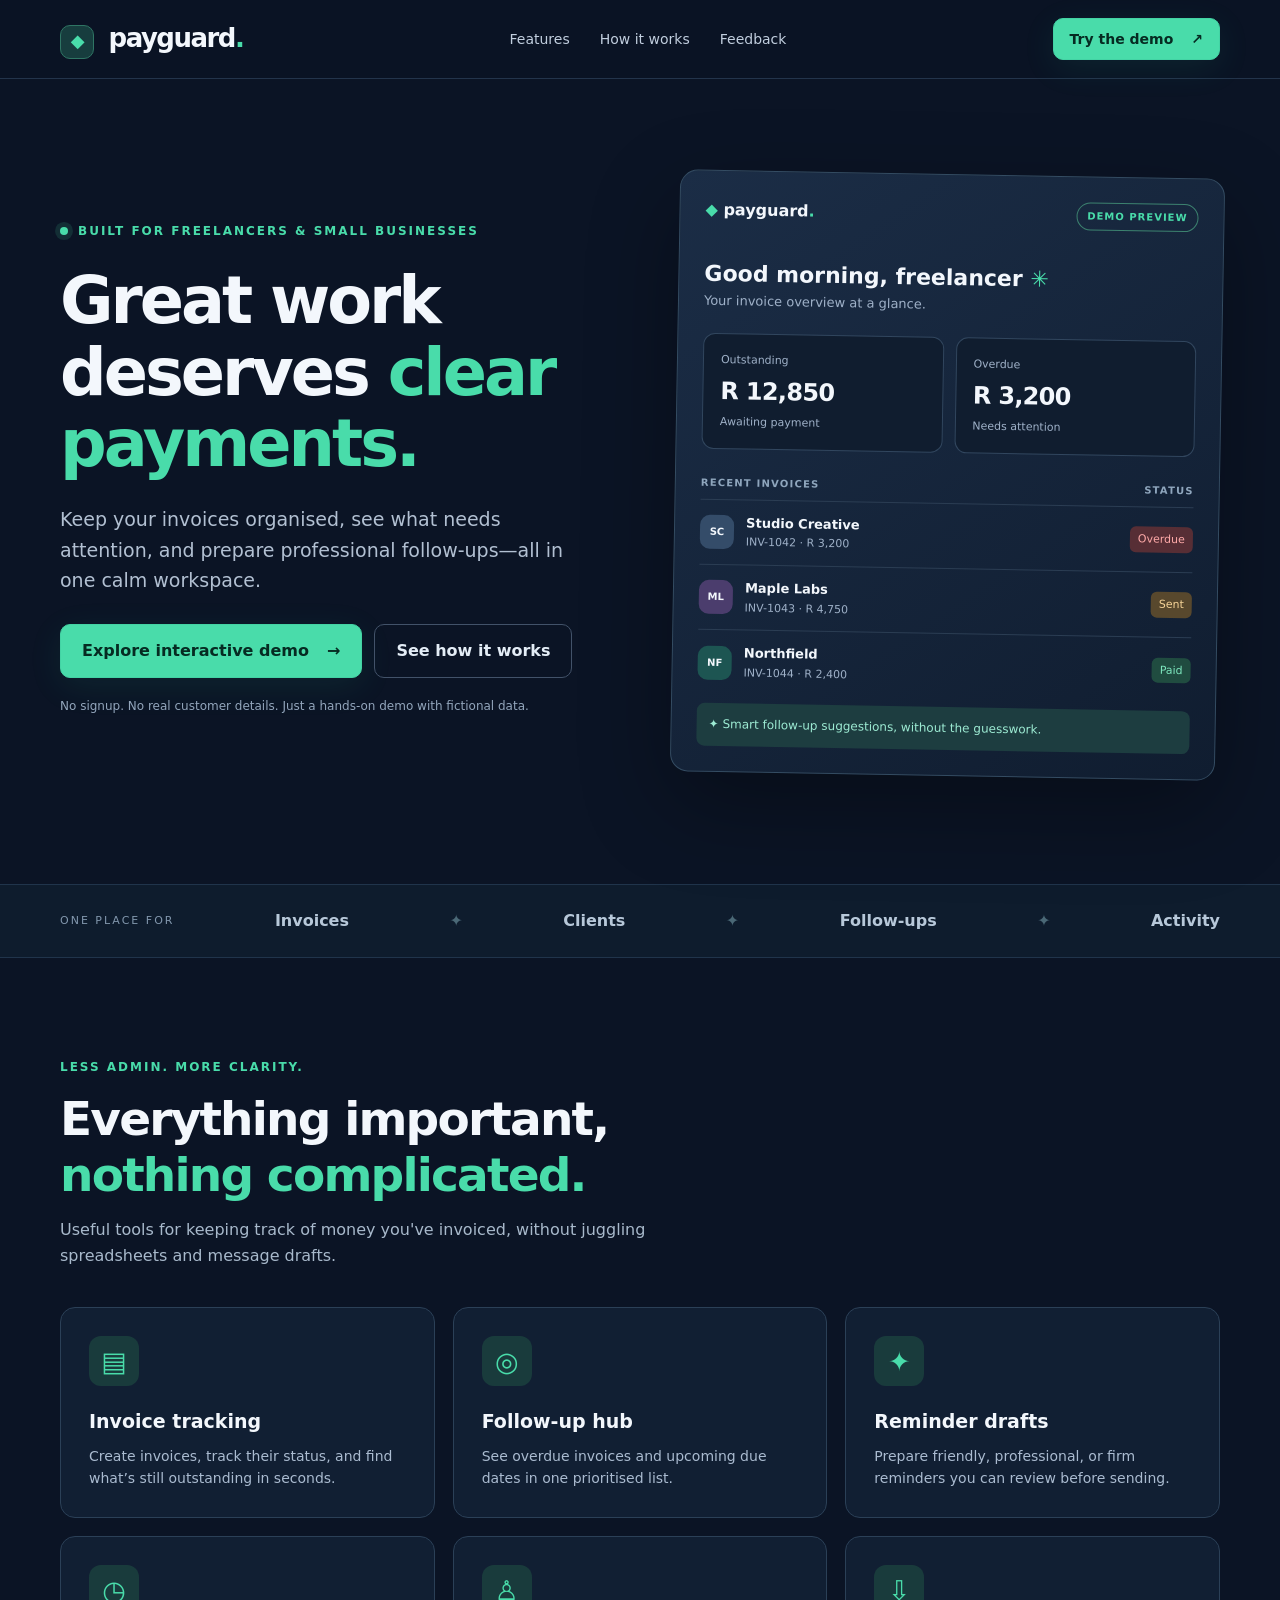
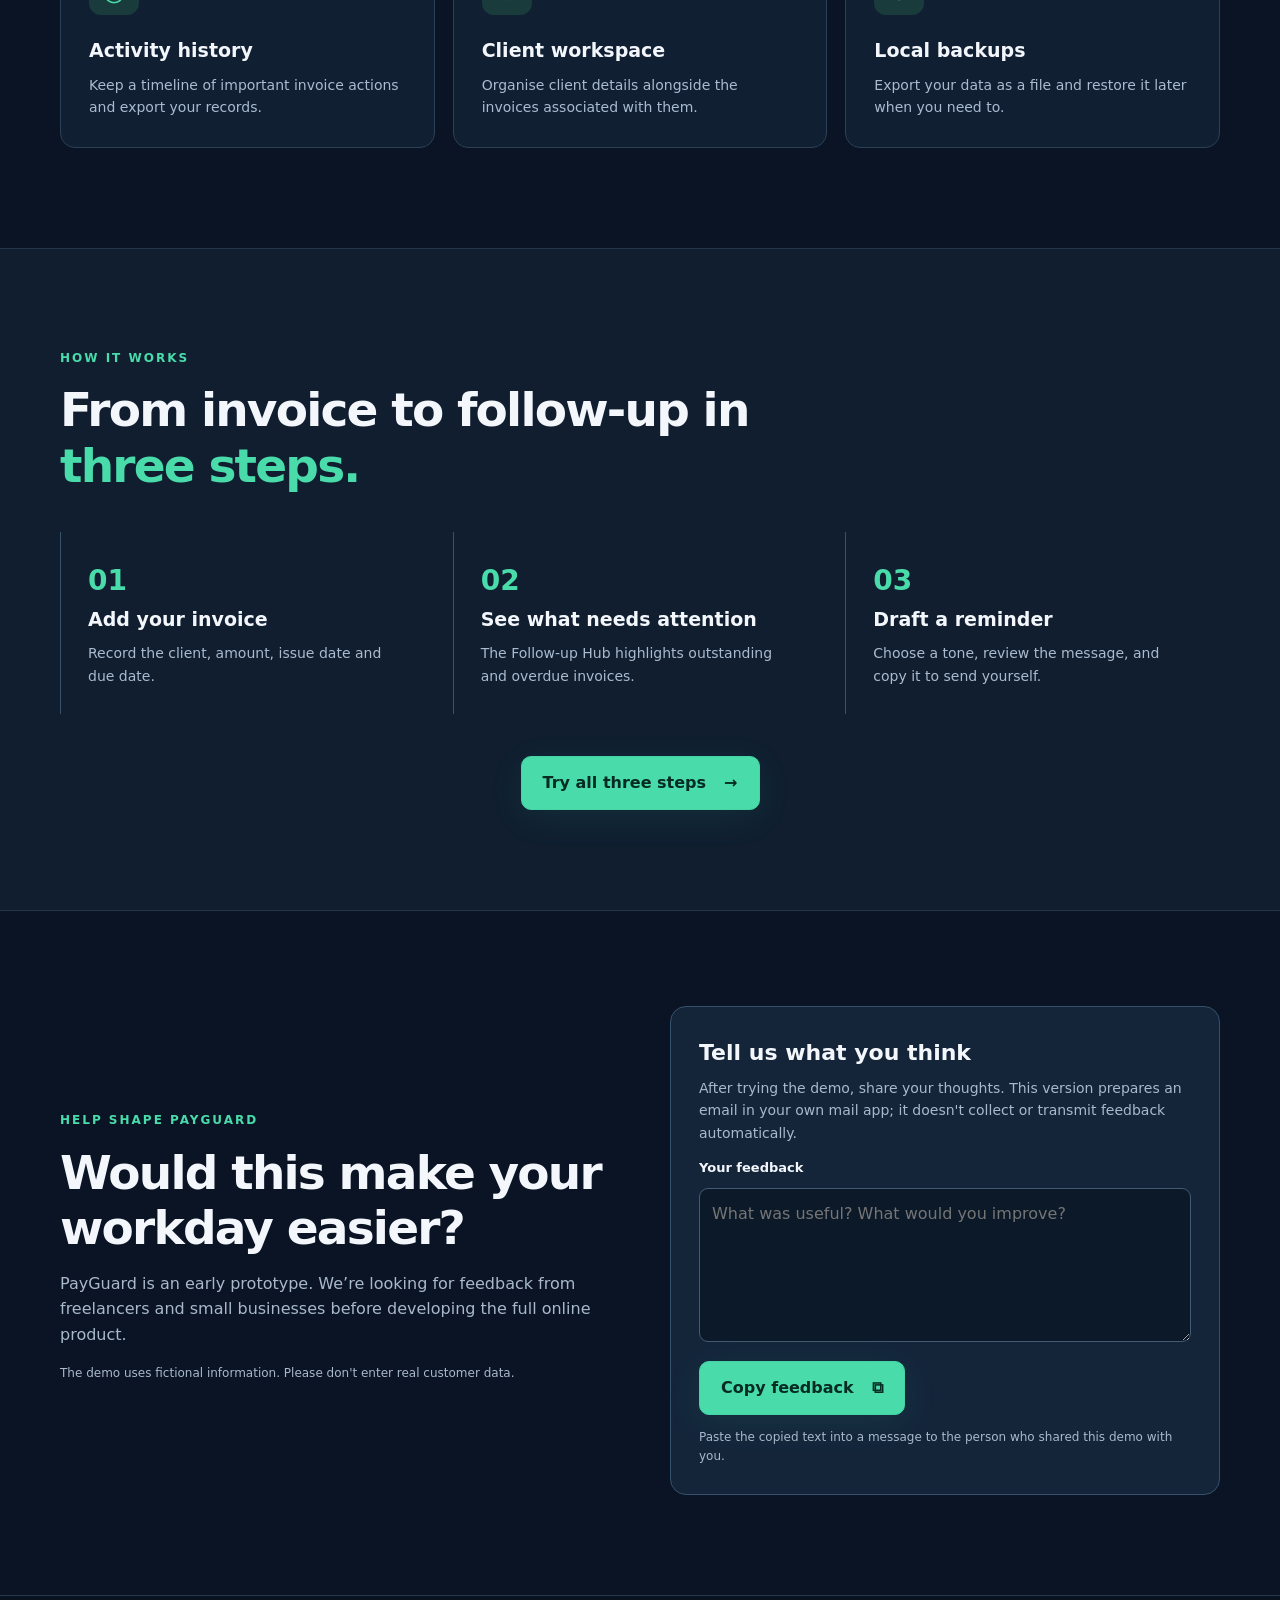
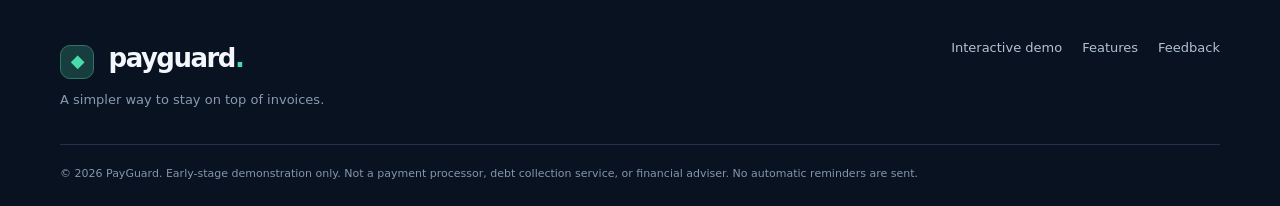
<file: index.html>
<!doctype html>
<html lang="en"><head><meta charset="utf-8"><meta name="viewport" content="width=device-width,initial-scale=1"><meta name="theme-color" content="#0b1425"><meta name="description" content="PayGuard helps freelancers organise invoices, spot overdue payments, and draft polite follow-ups. Try our free interactive demo."><title>PayGuard — Stay on top of every invoice</title><link rel="stylesheet" href="site.css"></head>
<body><a class="skip" href="#main">Skip to content</a><header class="header"><div class="wrap nav"><a class="logo" href="#top" aria-label="PayGuard home"><span class="logo-icon">◆</span> payguard<span class="dot">.</span></a><nav aria-label="Primary"><a href="#features">Features</a><a href="#how">How it works</a><a href="#feedback">Feedback</a></nav><a class="button small" href="demo/index.html">Try the demo <span aria-hidden="true">↗</span></a></div></header>
<main id="main"><section class="hero wrap" id="top"><div class="hero-copy"><div class="eyebrow"><span class="pulse"></span> BUILT FOR FREELANCERS & SMALL BUSINESSES</div><h1>Great work deserves <em>clear payments.</em></h1><p>Keep your invoices organised, see what needs attention, and prepare professional follow-ups—all in one calm workspace.</p><div class="actions"><a class="button" href="demo/index.html">Explore interactive demo <span aria-hidden="true">→</span></a><a class="button ghost" href="#how">See how it works</a></div><p class="fine">No signup. No real customer details. Just a hands-on demo with fictional data.</p></div><div class="preview" aria-label="Illustrative PayGuard dashboard preview"><div class="preview-top"><span><b class="gem">◆</b> payguard<span class="dot">.</span></span><span class="tiny-pill">DEMO PREVIEW</span></div><div class="preview-title">Good morning, freelancer <span>✳</span></div><p class="preview-sub">Your invoice overview at a glance.</p><div class="metrics"><div><small>Outstanding</small><strong>R 12,850</strong><span>Awaiting payment</span></div><div><small>Overdue</small><strong>R 3,200</strong><span>Needs attention</span></div></div><div class="list-head">RECENT INVOICES <span>STATUS</span></div><div class="invoice"><span class="circle">SC</span><span><b>Studio Creative</b><small>INV-1042 · R 3,200</small></span><span class="status overdue">Overdue</span></div><div class="invoice"><span class="circle purple">ML</span><span><b>Maple Labs</b><small>INV-1043 · R 4,750</small></span><span class="status pending">Sent</span></div><div class="invoice"><span class="circle teal">NF</span><span><b>Northfield</b><small>INV-1044 · R 2,400</small></span><span class="status paid">Paid</span></div><div class="preview-foot">✦ Smart follow-up suggestions, without the guesswork.</div></div></section>
<section class="trust"><div class="wrap trust-inner"><span>ONE PLACE FOR</span><b>Invoices</b><i>✦</i><b>Clients</b><i>✦</i><b>Follow-ups</b><i>✦</i><b>Activity</b></div></section>
<section class="section wrap" id="features"><div class="section-head"><span class="kicker">LESS ADMIN. MORE CLARITY.</span><h2>Everything important, <em>nothing complicated.</em></h2><p>Useful tools for keeping track of money you've invoiced, without juggling spreadsheets and message drafts.</p></div><div class="feature-grid"><article class="feature"><div class="feature-icon">▤</div><h3>Invoice tracking</h3><p>Create invoices, track their status, and find what’s still outstanding in seconds.</p></article><article class="feature"><div class="feature-icon">◎</div><h3>Follow-up hub</h3><p>See overdue invoices and upcoming due dates in one prioritised list.</p></article><article class="feature"><div class="feature-icon">✦</div><h3>Reminder drafts</h3><p>Prepare friendly, professional, or firm reminders you can review before sending.</p></article><article class="feature"><div class="feature-icon">◷</div><h3>Activity history</h3><p>Keep a timeline of important invoice actions and export your records.</p></article><article class="feature"><div class="feature-icon">♙</div><h3>Client workspace</h3><p>Organise client details alongside the invoices associated with them.</p></article><article class="feature"><div class="feature-icon">⇩</div><h3>Local backups</h3><p>Export your data as a file and restore it later when you need to.</p></article></div></section>
<section class="section soft" id="how"><div class="wrap"><div class="section-head"><span class="kicker">HOW IT WORKS</span><h2>From invoice to follow-up in <em>three steps.</em></h2></div><div class="steps"><article><span>01</span><h3>Add your invoice</h3><p>Record the client, amount, issue date and due date.</p></article><article><span>02</span><h3>See what needs attention</h3><p>The Follow-up Hub highlights outstanding and overdue invoices.</p></article><article><span>03</span><h3>Draft a reminder</h3><p>Choose a tone, review the message, and copy it to send yourself.</p></article></div><div class="center"><a class="button" href="demo/index.html">Try all three steps <span aria-hidden="true">→</span></a></div></div></section>
<section class="section wrap" id="feedback"><div class="feedback"><div><span class="kicker">HELP SHAPE PAYGUARD</span><h2>Would this make your workday easier?</h2><p>PayGuard is an early prototype. We’re looking for feedback from freelancers and small businesses before developing the full online product.</p><p class="fine">The demo uses fictional information. Please don't enter real customer data.</p></div><div class="feedback-box"><h3>Tell us what you think</h3><p>After trying the demo, share your thoughts. This version prepares an email in your own mail app; it doesn't collect or transmit feedback automatically.</p><label for="feedbackText">Your feedback</label><textarea id="feedbackText" rows="5" maxlength="1500" placeholder="What was useful? What would you improve?" required></textarea><button class="button" id="copyFeedback" type="button">Copy feedback <span aria-hidden="true">⧉</span></button><p class="feedback-note" id="feedbackStatus" role="status" aria-live="polite">Paste the copied text into a message to the person who shared this demo with you.</p></div></div></section>
</main><footer><div class="wrap foot"><div><a class="logo" href="#top"><span class="logo-icon">◆</span> payguard<span class="dot">.</span></a><p>A simpler way to stay on top of invoices.</p></div><div><a href="demo/index.html">Interactive demo</a><a href="#features">Features</a><a href="#feedback">Feedback</a></div></div><div class="wrap legal">© 2026 PayGuard. Early-stage demonstration only. Not a payment processor, debt collection service, or financial adviser. No automatic reminders are sent.</div></footer><script src="site.js"></script></body></html>
</file>
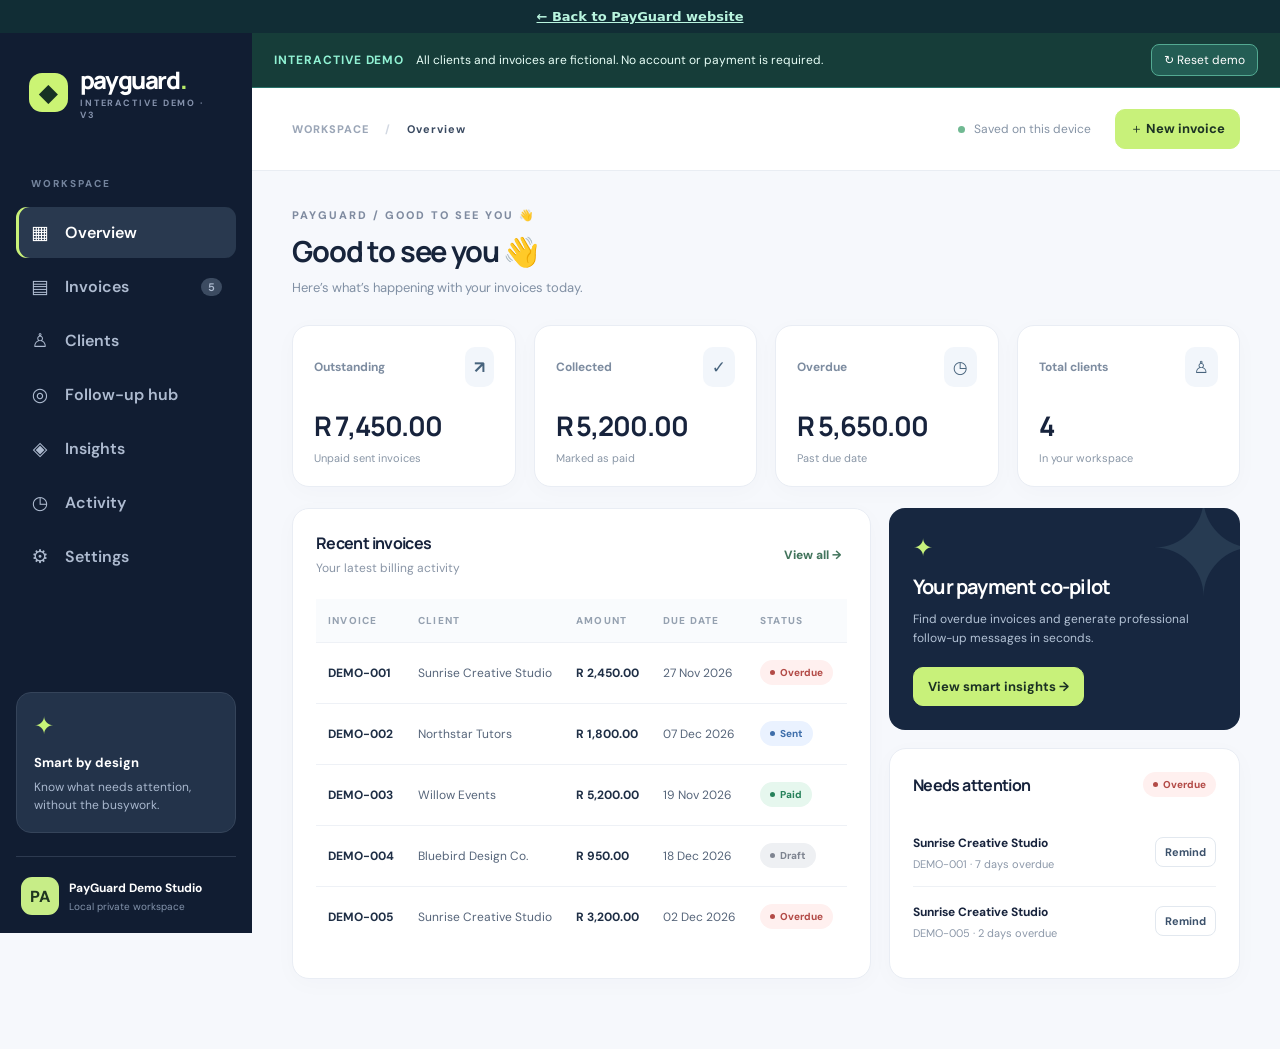
<file: demo/index.html>
<!doctype html><html lang="en"><head><meta charset="utf-8"><meta name="viewport" content="width=device-width, initial-scale=1"><meta name="theme-color" content="#101a2e"><title>PayGuard — Public interactive demo</title><link rel="stylesheet" href="styles.css"></head><body>
<div style="padding:9px 16px;background:#112d35;color:#b9f5df;text-align:center;font:13px system-ui"><a href="../index.html" style="color:inherit;font-weight:700">← Back to PayGuard website</a></div><div class="app" id="app"><aside class="sidebar" id="sidebar"><div class="brand"><div class="brandmark">◆</div><div><strong>payguard<span>.</span></strong><small>INTERACTIVE DEMO · V3</small></div></div><div class="workspace-label">WORKSPACE</div><nav aria-label="Main navigation"><button class="nav active" data-page="dashboard"><span>▦</span> Overview</button><button class="nav" data-page="invoices"><span>▤</span> Invoices <em id="invoiceNavCount">0</em></button><button class="nav" data-page="clients"><span>♙</span> Clients</button><button class="nav" data-page="followups"><span>◎</span> Follow-up hub</button><button class="nav" data-page="insights"><span>◈</span> Insights</button><button class="nav" data-page="activity"><span>◷</span> Activity</button><button class="nav" data-page="settings"><span>⚙</span> Settings</button></nav><div class="sidebar-bottom"><div class="tip"><div class="tip-icon">✦</div><b>Smart by design</b><p>Know what needs attention, without the busywork.</p></div><div class="profile"><div class="avatar" id="avatar">PG</div><div><b id="sideBusiness">My Workspace</b><small>Local private workspace</small></div></div></div></aside>
<div class="main-wrap"><div class="demo-banner"><strong>INTERACTIVE DEMO</strong><span>All clients and invoices are fictional. No account or payment is required.</span><button type="button" data-action="resetDemo">↻ Reset demo</button></div><header class="topbar"><button id="mobileMenu" class="icon-btn menu" aria-label="Open menu">☰</button><div class="breadcrumb">WORKSPACE <span>/</span> <strong id="crumb">Overview</strong></div><div class="top-actions"><span class="offline"><i></i> Saved on this device</span><button class="btn primary small" id="topCreate">＋ New invoice</button></div></header><main id="main"></main></div></div>
<div id="toast" class="toast" role="status" aria-live="polite"></div><div id="modalRoot"></div><script src="app.js"></script></body></html>
</file>
<file: site.css>
:root{color-scheme:dark;--bg:#0b1425;--panel:#14243a;--line:#283951;--text:#f3f7fc;--muted:#9fb1c8;--green:#49dcaa;--green2:#27ba88}*{box-sizing:border-box}html{scroll-behavior:smooth}body{margin:0;background:var(--bg);color:var(--text);font:16px/1.6 system-ui,-apple-system,Segoe UI,Arial,sans-serif}a{color:inherit;text-decoration:none}button,textarea{font:inherit}button{cursor:pointer}.wrap{width:min(1160px,calc(100% - 44px));margin:auto}.header{position:sticky;top:0;background:#0b1425ed;border-bottom:1px solid #23344b;z-index:5;backdrop-filter:blur(16px)}.nav{height:78px;display:flex;align-items:center;justify-content:space-between;gap:18px}.logo{font-size:26px;font-weight:850;letter-spacing:-1.5px;white-space:nowrap}.logo-icon{display:inline-grid;place-items:center;background:#173d3e;border:1px solid #2f7564;border-radius:10px;width:34px;height:34px;font-size:18px;color:var(--green);margin-right:7px}.dot{color:var(--green)}nav{display:flex;gap:30px;color:#c1cede;font-size:14px}nav a:hover,.foot a:hover{color:var(--green)}.button{border:1px solid #43d3a4;background:var(--green);color:#062b22;display:inline-flex;align-items:center;justify-content:center;gap:18px;border-radius:10px;padding:13px 21px;font-weight:750;box-shadow:0 8px 35px #2ad29b17}.button:hover{background:#73ecc2}.button.small{font-size:14px;padding:9px 16px}.button.ghost{background:transparent;border-color:#425269;color:#e4edf6;box-shadow:none}.button.ghost:hover{border-color:var(--green)}.hero{display:grid;grid-template-columns:1fr 1fr;gap:70px;align-items:center;padding:95px 0 108px}.eyebrow,.kicker{font-size:12px;font-weight:800;letter-spacing:2px;color:var(--green)}.eyebrow{display:flex;align-items:center;gap:10px}.pulse{width:8px;height:8px;border-radius:50%;background:var(--green);box-shadow:0 0 0 5px #49dcaa20}h1,h2,h3,p{margin-top:0}h1{font-size:clamp(43px,5.1vw,70px);line-height:1.1;letter-spacing:-3px;margin:24px 0}h1 em,h2 em{font-style:normal;color:var(--green)}.hero-copy>p:not(.fine){color:#b2c0d2;font-size:19px;max-width:510px}.actions{display:flex;gap:12px;flex-wrap:wrap;margin:29px 0 19px}.fine{font-size:12px;color:#93a6bc}.preview{background:linear-gradient(145deg,#1b2d46,#101d30);border:1px solid #344c62;border-radius:18px;padding:25px;box-shadow:0 32px 90px #0005;transform:rotate(1deg)}.preview-top{display:flex;justify-content:space-between;align-items:center;font-weight:800}.gem{color:var(--green)}.tiny-pill{font-size:10px;letter-spacing:1px;color:var(--green);border:1px solid #3c826f;border-radius:30px;padding:5px 10px}.preview-title{font-size:22px;font-weight:800;margin-top:32px}.preview-title span{color:var(--green)}.preview-sub{color:var(--muted);font-size:13px;margin:0 0 21px}.metrics{display:grid;grid-template-columns:1fr 1fr;gap:12px}.metrics>div{background:#101d2f;border:1px solid #31465e;border-radius:12px;padding:17px;display:grid;gap:3px}.metrics small,.metrics span{font-size:11px;color:var(--muted)}.metrics strong{font-size:24px;letter-spacing:-.7px}.list-head{display:flex;justify-content:space-between;font-size:10px;letter-spacing:1.2px;color:#8fa6bd;font-weight:800;margin:26px 0 8px}.invoice{display:flex;align-items:center;gap:12px;padding:13px 0;border-top:1px solid #2b3d53}.invoice>span:nth-child(2){display:grid;flex:1;gap:0}.invoice b{font-size:13px}.invoice small{color:var(--muted);font-size:11px}.circle{width:34px;height:34px;display:grid;place-items:center;background:#344c69;border-radius:10px;font-size:10px;font-weight:800}.circle.purple{background:#4b3d6d}.circle.teal{background:#1d5552}.status{border-radius:6px;font-size:11px;padding:4px 8px}.overdue{background:#572e35;color:#ffaaa9}.pending{background:#58482d;color:#f5d397}.paid{background:#204c40;color:#7de6bd}.preview-foot{background:#1d3d40;color:#9debd3;padding:12px;font-size:12px;border-radius:8px;margin-top:8px}.trust{border-block:1px solid #20344b;background:#0e1c2d}.trust-inner{display:flex;align-items:center;justify-content:space-between;gap:12px;padding:23px 0;color:#b7c8d9}.trust span{font-size:11px;letter-spacing:2px;color:#8297ad}.trust i{font-style:normal;color:#4a6876}.section{padding-top:95px;padding-bottom:100px}.section-head{max-width:690px;margin-bottom:39px}.section-head h2,.feedback h2{font-size:clamp(31px,4vw,47px);letter-spacing:-1.8px;line-height:1.18;margin:13px 0 15px}.section-head p,.feedback p{color:#a8b9cb}.feature-grid{display:grid;grid-template-columns:repeat(3,1fr);gap:18px}.feature{padding:28px;border:1px solid #2b4057;background:#111f33;border-radius:15px}.feature-icon{font-size:27px;color:var(--green);background:#193b3c;width:50px;height:50px;display:grid;place-items:center;border-radius:12px;margin-bottom:20px}.feature h3,.steps h3{font-size:19px;margin-bottom:8px}.feature p,.steps p{font-size:14px;color:#aabbd0;margin-bottom:0}.soft{background:#101e30;border-block:1px solid #24364b}.steps{display:grid;grid-template-columns:repeat(3,1fr);gap:18px}.steps article{padding:27px;border-left:1px solid #385369}.steps article>span{color:var(--green);font-size:28px;font-weight:850}.center{text-align:center;margin-top:42px}.feedback{display:grid;grid-template-columns:1fr 1fr;gap:60px;align-items:center}.feedback-box{padding:28px;background:#14253a;border:1px solid #35506a;border-radius:16px}.feedback-box h3{font-size:22px;margin-bottom:7px}.feedback-box p{font-size:14px}.feedback-box label{display:block;font-size:13px;font-weight:700;margin-bottom:9px}.feedback-box textarea{width:100%;resize:vertical;min-height:120px;background:#0c1929;color:white;border:1px solid #425a73;border-radius:9px;padding:12px;margin-bottom:12px}.feedback-box textarea:focus{outline:2px solid var(--green)}.feedback-note{margin:13px 0 0!important;font-size:12px!important}footer{border-top:1px solid #25384e;background:#091221;padding:42px 0 24px}.foot{display:flex;justify-content:space-between;gap:20px}.foot p{color:#879ab0;font-size:13px;margin-top:10px}.foot>div:last-child{display:flex;gap:20px;align-items:flex-start;font-size:13px;color:#b1c2d2}.legal{border-top:1px solid #20334a;padding-top:20px;margin-top:20px;font-size:11px;color:#8297ab}.skip{position:absolute;left:-9999px}.skip:focus{left:10px;top:10px;background:white;color:black;z-index:10;padding:10px}@media(max-width:900px){.hero{grid-template-columns:1fr;gap:50px;padding:65px 0}.preview{max-width:600px;transform:none}.feedback{grid-template-columns:1fr;gap:25px}.feature-grid{grid-template-columns:repeat(2,1fr)}}@media(max-width:600px){.wrap{width:min(100% - 30px,1160px)}.nav{height:70px}.nav nav{display:none}.logo{font-size:22px}.hero{padding:52px 0 65px}h1{letter-spacing:-2px}.feature-grid,.steps{grid-template-columns:1fr}.trust-inner{flex-wrap:wrap;justify-content:center}.trust span{width:100%;text-align:center}.section{padding-top:65px;padding-bottom:70px}.foot{flex-direction:column}.foot>div:last-child{flex-wrap:wrap}.preview{padding:17px}.metrics strong{font-size:20px}}
</file>
<file: demo/styles.css>
@import url('https://fonts.googleapis.com/css2?family=DM+Sans:wght@400;500;600;700&family=Manrope:wght@400;500;600;700;800&display=swap');
:root{font-family:'DM Sans',system-ui,-apple-system,Segoe UI,sans-serif;color:#17233c;background:#f6f8fc;font-synthesis:none}*{box-sizing:border-box}body{margin:0}button,input,textarea,select{font:inherit}button{cursor:pointer}button:disabled{opacity:.5;cursor:not-allowed}h1,h2,h3,h4,p{margin:0}h1,h2,h3,h4{font-family:Manrope,system-ui,sans-serif;letter-spacing:-.04em}p{line-height:1.55}.app{display:flex;min-height:100vh}.sidebar{background:#111d32;color:#d7e0f2;width:252px;flex-shrink:0;display:flex;flex-direction:column;padding:30px 16px 18px;position:sticky;top:0;height:100vh}.brand{display:flex;align-items:center;gap:12px;padding:0 13px;margin-bottom:56px}.brandmark{width:39px;height:39px;display:grid;place-items:center;border-radius:13px;background:#cbf474;color:#173224;font-size:25px}.brand strong{font:800 24px Manrope;letter-spacing:-1.4px;color:#fff}.brand strong span{color:#b8ec67}.brand small{display:block;font-size:9px;letter-spacing:1.9px;color:#8592ac;margin-top:1px;font-weight:700}.workspace-label{font-size:10px;letter-spacing:2px;color:#74849d;font-weight:800;margin:0 15px 14px}.nav{border:0;background:transparent;color:#aebbd0;width:100%;padding:13px 14px;text-align:left;display:flex;align-items:center;gap:15px;border-radius:11px;margin:3px 0;font-weight:600}.nav>span{font-size:19px;width:20px;text-align:center}.nav:hover,.nav.active{background:#29394f;color:#fff}.nav.active{box-shadow:inset 3px 0 #c9f178}.nav em{margin-left:auto;font-size:11px;background:#3c4b61;padding:2px 7px;border-radius:20px;font-style:normal}.sidebar-bottom{margin-top:auto}.tip{background:#23334a;border:1px solid #35445a;padding:17px;border-radius:15px;margin-bottom:23px}.tip-icon{color:#c7f477;font-size:24px;margin-bottom:10px}.tip b{color:#fff;font-size:13px}.tip p{color:#a9b8ce;font-size:12px;margin-top:6px}.profile{border-top:1px solid #2d3a50;padding:20px 5px 0;display:flex;gap:10px;align-items:center}.avatar{background:#c7ed87;color:#203620;border-radius:11px;width:38px;height:38px;display:grid;place-items:center;font-weight:800}.profile b,.profile small{display:block}.profile b{font-size:12px;color:#fff}.profile small{font-size:10px;color:#8494ac;margin-top:4px}.main-wrap{flex:1;min-width:0}.topbar{height:83px;display:flex;align-items:center;justify-content:space-between;background:#fff;border-bottom:1px solid #e9edf3;padding:0 40px}.breadcrumb{font-size:11px;color:#9ba6b7;font-weight:800;letter-spacing:1px}.breadcrumb span{margin:0 12px;color:#d2d8e2}.breadcrumb strong{color:#394960}.top-actions{display:flex;align-items:center;gap:24px}.offline{font-size:12px;color:#8593a5}.offline i{display:inline-block;width:7px;height:7px;border-radius:50%;background:#70b992;margin-right:6px}.btn{border:1px solid #dbe2eb;border-radius:10px;padding:12px 17px;background:#fff;color:#26334a;font-weight:700;display:inline-flex;align-items:center;justify-content:center;gap:8px;font-size:13px}.btn:hover{filter:brightness(.97)}.btn.primary{background:#c8f17a;border-color:#c8f17a;color:#1c3224}.btn.dark{background:#17263e;border-color:#17263e;color:#fff}.btn.danger{color:#a9333b;border-color:#f0cdd0}.btn.small{padding:10px 14px}.btn.ghost{border:0;background:transparent}.icon-btn{border:0;background:#edf2f7;border-radius:9px;padding:10px}.menu{display:none}main{max-width:1480px;padding:37px 40px 70px;margin:auto}.eyebrow{font-size:11px;color:#7f8ba0;letter-spacing:2px;font-weight:800;margin-bottom:9px}.pagehead{display:flex;align-items:flex-end;justify-content:space-between;gap:16px;margin-bottom:27px}.pagehead h1{font-size:29px;color:#17243b}.muted{color:#8491a4}.pagehead p{font-size:13px;color:#8190a4;margin-top:7px}.grid{display:grid;gap:18px}.metrics{grid-template-columns:repeat(4,minmax(0,1fr));margin-bottom:21px}.card{background:#fff;border:1px solid #e9edf4;border-radius:17px;box-shadow:0 5px 23px rgba(23,39,69,.025)}.metric{padding:21px}.metric .top{display:flex;align-items:center;justify-content:space-between;color:#7d8ca0;font-size:12px;font-weight:700}.metric .glyph{border-radius:10px;padding:9px;background:#f2f6fb;color:#48647d;font-size:17px}.metric h2{font-size:27px;margin:20px 0 7px}.metric .foot{font-size:11px;color:#8a97a7}.metric .foot strong{color:#1c8c62}.split{grid-template-columns:minmax(0,1.65fr) minmax(280px,1fr)}.panel{padding:23px}.panel-head{display:flex;align-items:center;justify-content:space-between;gap:12px;margin-bottom:21px}.panel h3{font-size:16px}.panel .subtitle{color:#8995a6;font-size:12px;margin-top:5px}.text-link{border:0;background:transparent;color:#42745c;font-size:12px;font-weight:800}.table-wrap{overflow-x:auto}table{border-collapse:collapse;width:100%;text-align:left}th{font-size:10px;letter-spacing:1.2px;color:#95a1b0;font-weight:800;background:#f9fbfd}td,th{padding:15px 12px;border-bottom:1px solid #eef1f6;white-space:nowrap}td{font-size:12px;color:#56657a}td strong{color:#1e2e45}tbody tr:last-child td{border-bottom:0}tbody tr:hover{background:#fbfcff}.pill{display:inline-flex;align-items:center;gap:5px;border-radius:20px;padding:6px 10px;font-size:10px;font-weight:800}.pill.paid{color:#26815a;background:#e6f7ee}.pill.sent{color:#3e6eaa;background:#eaf2ff}.pill.overdue{color:#b34b47;background:#fff0ef}.pill.draft{color:#7e8490;background:#eef0f3}.pill:before{content:'';width:5px;height:5px;background:currentColor;border-radius:50%}.action-card{background:#172740;color:#fff;border-radius:16px;padding:24px;margin-bottom:18px;position:relative;overflow:hidden}.action-card:after{content:'✦';position:absolute;font-size:130px;right:-18px;top:-42px;color:#273b52}.action-card>*{position:relative;z-index:1}.action-card .star{color:#c7f27c;font-size:24px}.action-card h3{margin:10px 0;font-size:20px}.action-card p{font-size:12px;color:#b3c2d5;max-width:280px}.action-card .btn{margin-top:20px}.attention-item{padding:13px 0;border-bottom:1px solid #eef1f5;display:flex;justify-content:space-between;align-items:center;gap:12px}.attention-item:last-child{border:0}.attention-item b{font-size:12px}.attention-item p{font-size:11px;color:#8c98a9;margin-top:4px}.empty{text-align:center;padding:35px 18px;color:#8b98aa;font-size:13px}.empty .symbol{font-size:32px;margin-bottom:10px}.toolbar{display:flex;gap:10px;flex-wrap:wrap;margin-bottom:19px}.field{border:1px solid #e0e6ef;border-radius:10px;padding:12px 13px;background:#fff;color:#26364d;outline:none;min-width:0}.field:focus{border-color:#8cb68a;box-shadow:0 0 0 3px #b3e29d33}.toolbar .field[type=search]{flex:1;min-width:190px}.toolbar select{min-width:145px}.table-card{padding:0;overflow:hidden}.table-card th:first-child,.table-card td:first-child{padding-left:22px}.table-card th:last-child,.table-card td:last-child{padding-right:22px}.row-actions{display:flex;gap:5px}.mini{padding:7px 9px;font-size:11px;border:1px solid #e2e8ef;background:#fff;border-radius:8px;color:#3b516b;font-weight:700}.mini:hover{background:#edf3f8}.client-grid{grid-template-columns:repeat(3,minmax(0,1fr))}.client-card{padding:22px}.client-badge{width:42px;height:42px;background:#eaf4e2;border-radius:13px;color:#557e40;display:grid;place-items:center;font-weight:800;margin-bottom:18px}.client-card h3{font-size:16px;margin-bottom:6px}.client-card p{font-size:12px;color:#8996a7;word-break:break-word}.client-card .client-bottom{margin-top:20px;padding-top:16px;border-top:1px solid #eef1f6;display:flex;justify-content:space-between;align-items:center}.client-card .client-bottom strong{font-size:12px}.insight-grid{grid-template-columns:repeat(2,minmax(0,1fr))}.barline{margin:15px 0}.barline .labels{display:flex;justify-content:space-between;font-size:12px;margin-bottom:9px}.track{height:9px;background:#edf2f6;border-radius:30px;overflow:hidden}.fill{height:100%;background:#c1e981;border-radius:30px}.fill.blue{background:#86a9d7}.fill.red{background:#e8a29a}.recommendation{display:flex;gap:14px;padding:15px 0;border-bottom:1px solid #edf1f6}.recommendation:last-child{border:0}.recommendation .recicon{background:#eaf4e1;color:#547a39;padding:10px;border-radius:11px;height:fit-content}.recommendation b{font-size:13px}.recommendation p{font-size:12px;color:#8795a5;margin-top:5px}.form-grid{display:grid;grid-template-columns:1fr 1fr;gap:17px}.form-group{display:flex;flex-direction:column;gap:7px}.form-group label{font-size:12px;font-weight:800;color:#485a70}.form-group .field{width:100%}.form-group.full{grid-column:1/-1}.form-group textarea{min-height:90px;resize:vertical}.hint{font-size:11px;color:#92a0af}.settings-section{max-width:760px;margin-bottom:20px}.settings-section .panel-head{margin-bottom:22px}.settings-buttons{display:flex;gap:10px;flex-wrap:wrap;margin-top:22px}.modal-backdrop{position:fixed;inset:0;background:#101b2bb8;display:flex;align-items:center;justify-content:center;z-index:20;padding:16px}.modal{background:#fff;border-radius:19px;width:min(670px,100%);max-height:92vh;overflow-y:auto;box-shadow:0 25px 90px #0d182b44}.modal-header{display:flex;justify-content:space-between;align-items:center;padding:24px 27px;border-bottom:1px solid #edf0f5}.modal-header h2{font-size:21px}.modal-body{padding:25px 27px}.modal-footer{padding:20px 27px;border-top:1px solid #edf0f5;display:flex;justify-content:flex-end;gap:10px;flex-wrap:wrap}.close{border:0;background:#f1f4f8;border-radius:8px;width:32px;height:32px;font-size:20px}.toast{position:fixed;right:24px;bottom:24px;background:#172840;color:#fff;padding:14px 20px;border-radius:12px;box-shadow:0 12px 40px #14233940;z-index:40;font-size:13px;opacity:0;pointer-events:none;transform:translateY(10px);transition:.2s}.toast.show{opacity:1;transform:translateY(0)}.invoice-preview{border:1px solid #e4e9f0;border-radius:13px;padding:25px;background:#fff}.invoice-preview .preview-head{display:flex;justify-content:space-between;align-items:flex-start;gap:12px}.invoice-preview h2{font-size:25px}.invoice-preview .preview-total{font-size:28px;font-weight:800;margin-top:8px}.invoice-preview hr{border:0;border-top:1px solid #e7ebf1;margin:22px 0}.invoice-preview p{font-size:12px;margin-top:6px;color:#67768b}.invoice-preview .preview-columns{display:grid;grid-template-columns:1fr 1fr;gap:15px}.invoice-preview .label{font-size:10px;letter-spacing:1px;font-weight:800;color:#9ba6b5}.invoice-preview .description{background:#f6f9fc;border-radius:9px;padding:14px;margin-top:16px}.notice{font-size:12px;padding:12px 14px;background:#fff7e9;color:#8b642e;border-radius:10px;margin-bottom:18px}.welcome{background:linear-gradient(115deg,#192b43,#273e56);border-radius:17px;color:#fff;padding:24px 28px;display:flex;justify-content:space-between;gap:20px;align-items:center;margin-bottom:20px}.welcome h2{font-size:21px;margin-bottom:6px}.welcome p{font-size:12px;color:#c3cedd}.welcome .btn{flex-shrink:0}.mobile-shade{display:none}.kbd{font-size:10px;color:#a2afbe}.no-print{}@media(max-width:1150px){.metrics{grid-template-columns:repeat(2,1fr)}.client-grid{grid-template-columns:repeat(2,1fr)}.split{grid-template-columns:1fr}.topbar{padding:0 25px}main{padding:30px 25px}}@media(max-width:750px){.sidebar{position:fixed;z-index:12;transform:translateX(-100%);transition:transform .2s}.sidebar.open{transform:translateX(0)}.mobile-shade.show{display:block;position:fixed;inset:0;background:#14203488;z-index:11}.menu{display:block}.topbar{height:69px;padding:0 16px;gap:10px}.breadcrumb{margin-right:auto}.offline{display:none}.top-actions{gap:0}.top-actions .btn{font-size:11px;padding:9px}.main-wrap{width:100%}main{padding:25px 15px}.pagehead h1{font-size:24px}.pagehead{align-items:flex-start}.pagehead .btn{font-size:11px;padding:10px}.metrics{gap:10px}.metric{padding:15px}.metric h2{font-size:20px}.metric .top{font-size:10px}.metric .glyph{font-size:14px;padding:7px}.metric .foot{font-size:10px}.client-grid,.insight-grid{grid-template-columns:1fr}.panel{padding:18px}.form-grid{grid-template-columns:1fr}.form-group.full{grid-column:auto}.welcome{display:block}.welcome .btn{margin-top:14px}.modal-header,.modal-body,.modal-footer{padding:18px}.invoice-preview{padding:16px}}@media print{body{background:white}.app,.modal-header,.modal-footer,.toast{display:none!important}.modal-backdrop{position:static;padding:0;background:white}.modal{box-shadow:none;width:100%;max-height:none;overflow:visible}.modal-body{padding:0}.invoice-preview{border:0}.no-print{display:none!important}}

/* V2 follow-up hub */
.followup-list{display:grid;gap:10px;margin-top:16px}.followup-entry{display:flex;align-items:center;justify-content:space-between;gap:15px;padding:16px;border:1px solid #e4e9f2;border-radius:12px}.followup-entry h3{font-size:15px;margin:8px 0 5px}.followup-entry .muted{font-size:12px}.priority{display:inline-block;border-radius:20px;padding:4px 9px;font-size:11px;font-weight:700;background:#edf4ff;color:#245aa1}.priority-0{background:#ffebe9;color:#ae2828}.priority-1{background:#fff0e2;color:#99530b}.priority-2{background:#fff8dc;color:#856600}@media(max-width:650px){.followup-entry{align-items:flex-start;flex-direction:column}.followup-entry .row-actions{width:100%;flex-wrap:wrap}}

/* V3 history and dialog refinements */
.activity-entry{display:flex;gap:14px;align-items:flex-start;padding:16px 4px;border-bottom:1px solid #edf1f6}.activity-entry:last-child{border-bottom:0}.activity-entry b{font-size:13px}.activity-entry p{font-size:11px;color:#8190a4;margin-top:5px}.activity-dot{flex:none;width:10px;height:10px;margin-top:5px;background:#a9d979;border-radius:50%;box-shadow:0 0 0 5px #eaf5dc}.modal{display:flex;flex-direction:column;overflow:hidden}.modal-header,.modal-footer{flex-shrink:0}.modal-body{overflow-y:auto;min-height:0}.modal-body textarea{resize:vertical}.modal-footer{background:#fff}@media print{.modal{display:block;overflow:visible}.modal-body{overflow:visible}}

/* Public demo indicator */
.demo-banner{display:flex;align-items:center;gap:12px;flex-wrap:wrap;padding:11px 22px;background:#163d39;border-bottom:1px solid #28736a;color:#e8fff8;font-size:12px}
.demo-banner strong{letter-spacing:.08em;color:#91f2d4}.demo-banner span{flex:1}.demo-banner button{background:#235d54;color:white;border:1px solid #53aa92;border-radius:8px;padding:7px 12px;cursor:pointer;font:inherit}.demo-banner button:hover{background:#2d786b}
@media(max-width:640px){.demo-banner{padding:10px 12px}.demo-banner span{flex-basis:100%;order:3}}
</file>
